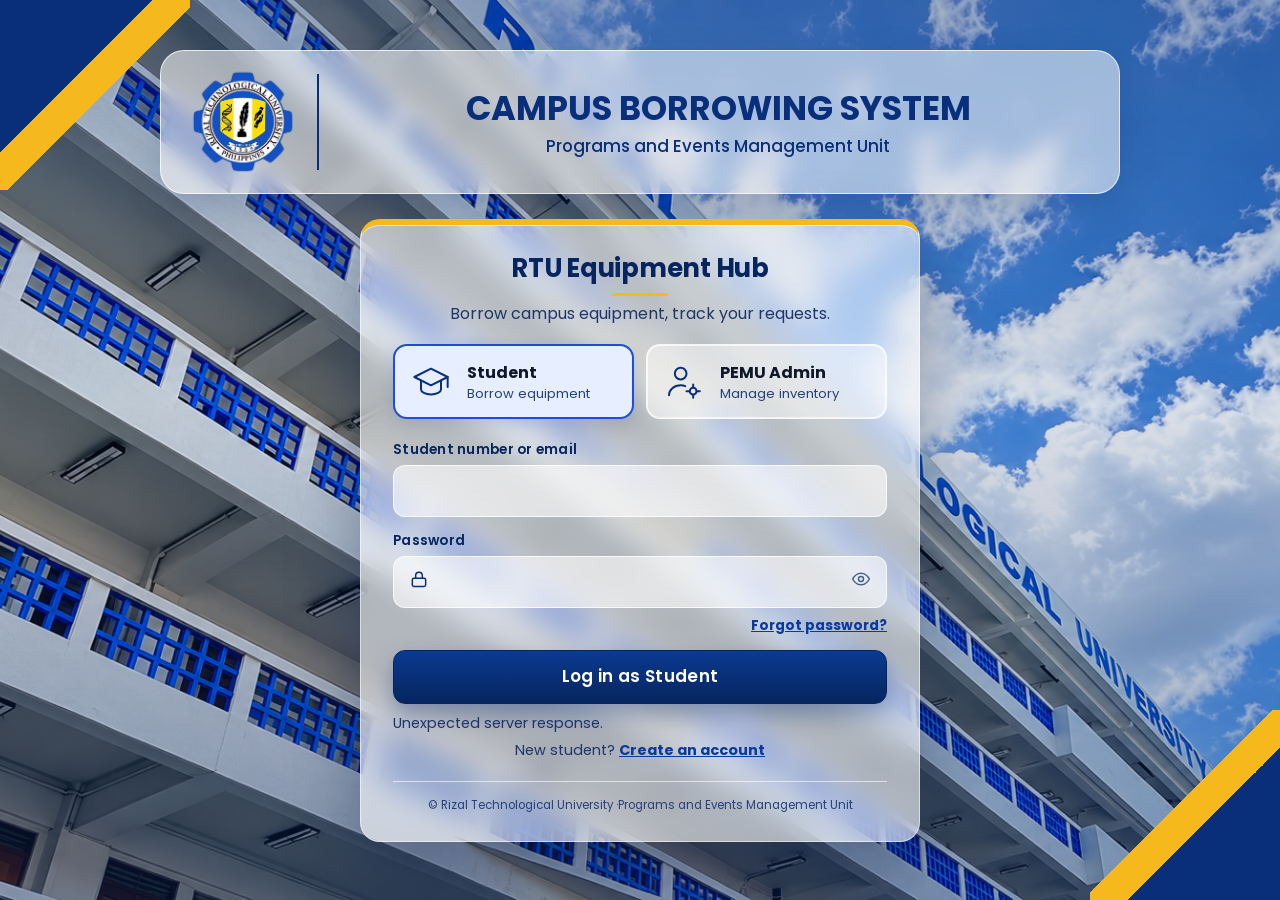
<file: index.html>
<!DOCTYPE html>
<html lang="en" data-api="api/">
<head>
<meta charset="utf-8"><meta name="viewport" content="width=device-width,initial-scale=1">
<title>RTU Equipment Hub · Log in</title>
<link rel="stylesheet" href="assets/app.css">
</head>
<body class="theme-student" data-page="login">
<main class="auth">
  <section class="auth-card">
    <h1>RTU Equipment Hub</h1>
    <p class="muted">Borrow campus equipment, track your requests.</p>

    <div class="role-switch" role="group" aria-label="Choose how to log in">
      <button type="button" data-role="student" class="active" aria-pressed="true"><strong>Student</strong><small>Borrow equipment</small></button>
      <button type="button" data-role="admin" aria-pressed="false"><strong>PEMU Admin</strong><small>Manage inventory</small></button>
    </div>

    <form id="loginForm" novalidate>
      <label class="field"><span id="userLabel">Student number or email</span><input id="username" autocomplete="username" required></label>
      <label class="field">Password<input id="password" type="password" autocomplete="current-password" required></label>
      <a href="#" class="forgot" id="showForgot">Forgot password?</a>
      <button class="btn primary block" id="loginBtn">Log in as Student</button>
      <p class="form-msg" id="loginMsg" role="alert"></p>
    </form>
    <p class="auth-foot" id="regLink">New student? <a href="#" id="showReg">Create an account</a></p>

    <form id="forgotForm" hidden novalidate>
      <h3>Forgot your password?</h3>
      <p class="muted">Enter your student number and the email you registered with. PEMU will be notified and will give you a temporary password.</p><br>
      <label class="field">Student number<input id="f_sid" maxlength="20"></label>
      <label class="field">Registered email<input id="f_email" type="email" maxlength="120"></label>
      <button class="btn primary block" id="forgotBtn">Request password reset</button>
      <p class="form-msg" id="forgotMsg" role="alert"></p>
      <p class="auth-foot"><a href="#" id="backLogin">Back to log in</a></p>
    </form>

    <form id="regForm" hidden novalidate>
      <h3>Create student account</h3><br>
      <div class="row">
        <label class="field">First name<input id="r_first" autocomplete="given-name" maxlength="50"></label>
        <label class="field">Last name<input id="r_last" autocomplete="family-name" maxlength="50"></label>
      </div>
      <div class="row">
        <label class="field">Student number<input id="r_sid" maxlength="20" placeholder="e.g. 2021-00123"></label>
        <label class="field">Email<input id="r_email" type="email" autocomplete="email" maxlength="120"></label>
      </div>
      <div class="row">
        <label class="field">Course<input id="r_course" maxlength="80" placeholder="e.g. BSIT"></label>
        <label class="field">Year level
          <select id="r_year"><option value="">Choose…</option><option>1st Year</option><option>2nd Year</option><option>3rd Year</option><option>4th Year</option><option>5th Year</option></select>
        </label>
      </div>
      <div class="row">
        <label class="field">Password (8+ characters, letters and numbers)<input id="r_pass" type="password" autocomplete="new-password"></label>
        <label class="field">Confirm password<input id="r_pass2" type="password" autocomplete="new-password"></label>
      </div>
      <button class="btn primary block" id="regBtn">Create account</button>
      <p class="form-msg" id="regMsg" role="alert"></p>
      <p class="auth-foot"><a href="#" id="showLogin">Back to log in</a></p>
    </form>
  </section>
</main>
<div id="toasts"></div>
<dialog id="consentDialog" class="consent-dialog" aria-labelledby="consentTitle">
  <h3 id="consentTitle" tabindex="-1" autofocus>Data Privacy Consent and Notice</h3>
  <p>In accordance with the Data Privacy Act of 2012 (RA 10173), the information you provide when creating an account will be treated confidentially and used only by the PEMU office of RTU to manage the borrowing of campus equipment.</p>
  <p>This system collects your name, student number, RTU email address, course and year level. These details are used to identify you, to process and track your borrow requests, to record returns and any damage, and to send you notifications about your requests. Your information is accessible only to authorized PEMU staff and the system administrator, and is stored on secure cloud services used to run this system. Your password is stored only in encrypted form.</p>
  <p>By selecting “I agree,” you consent to the collection and processing of your personal information for these purposes. Consent is required before your account can be created. You may contact the PEMU office to access, correct or request the removal of your data.</p>
  <div class="consent-actions">
    <button type="button" class="consent-btn agree" id="consentAgree">I agree</button>
    <button type="button" class="consent-btn disagree" id="consentDisagree">Disagree</button>
  </div>
</dialog>
<script src="assets/app.js"></script>
<script src="assets/login.js"></script>
</body>
</html>
</file>
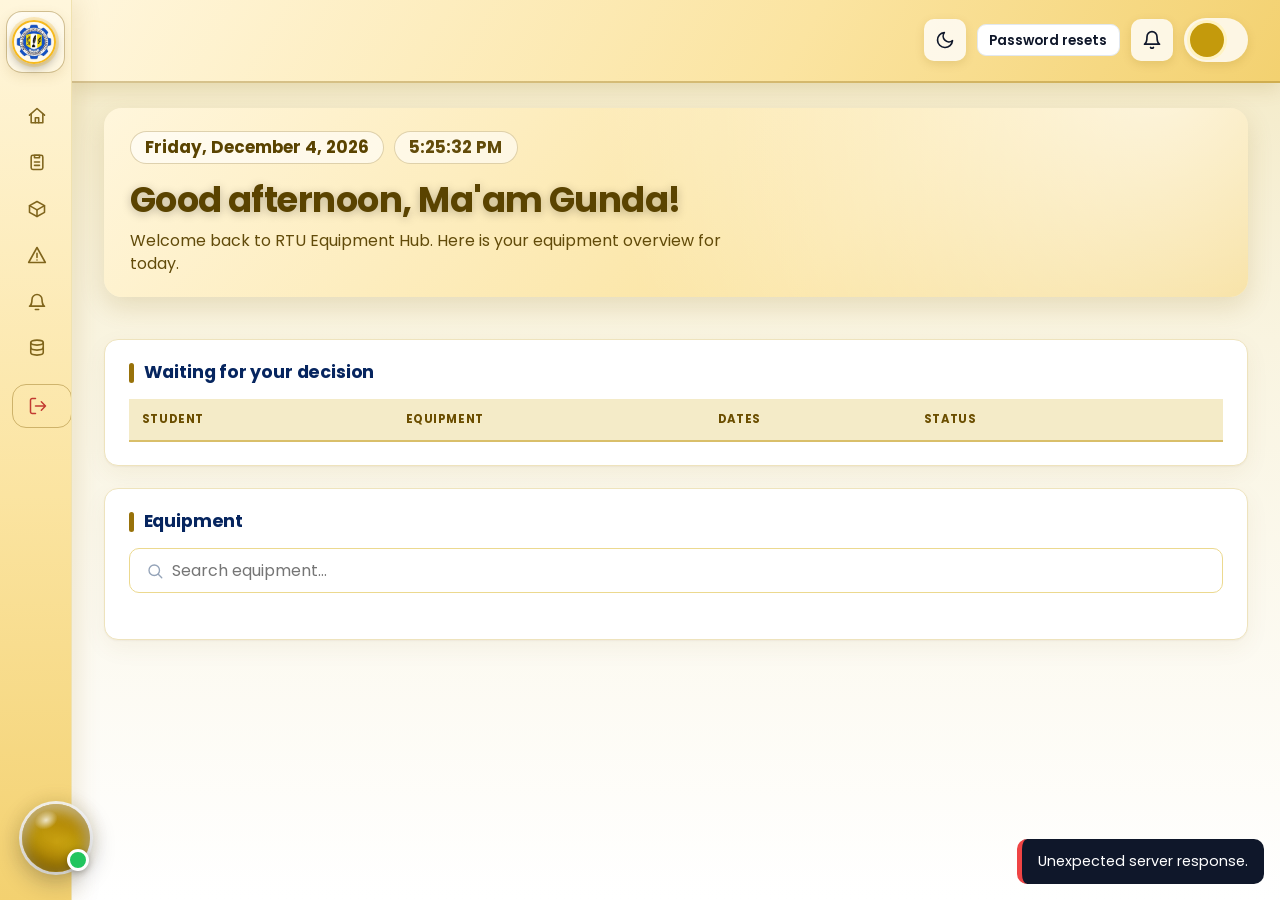
<file: admin/index.html>
<!DOCTYPE html>
<html lang="en" data-api="../api/">
<head>
<meta charset="utf-8"><meta name="viewport" content="width=device-width,initial-scale=1">
<title>PEMU Admin · RTU Equipment Hub</title>
<link rel="stylesheet" href="../assets/app.css">
</head>
<body class="theme-admin" data-page="admin">
<div class="app">
  <aside class="side">
    <div class="brand"><span class="logo-mark">P</span><div><strong>PEMU Admin</strong><small>RTU Equipment Hub</small></div></div>
    <nav class="nav">
      <button data-tab="overview">Overview <span class="count" data-low-badge hidden>0</span></button>
      <button data-tab="requests">Borrow requests <span class="count" data-pending-badge hidden>0</span></button>
      <button data-tab="inventory">Inventory</button>
      <button data-tab="damage">Damage records <span class="count" data-damage-badge hidden>0</span></button>
      <button data-tab="notifications">Notifications <span class="count" data-notif-badge hidden>0</span></button>
      <button data-tab="account">Account and reports</button>
    </nav>
    <button class="nav-out" id="logout">Log out</button>
  </aside>

  <div class="main">
    <header class="top">
      <h2 id="pageTitle"></h2>
      <div class="top-r">
        <button class="btn sm" data-tab="resets">Password resets <span class="count" data-reset-badge hidden>0</span></button>
        <button class="icon-btn" data-tab="notifications" aria-label="Notifications">
          <svg viewBox="0 0 24 24" width="20" height="20" fill="none" stroke="currentColor" stroke-width="2" stroke-linecap="round" stroke-linejoin="round"><path d="M18 8a6 6 0 10-12 0c0 7-3 9-3 9h18s-3-2-3-9M13.7 21a2 2 0 01-3.4 0"/></svg>
          <span class="count" data-notif-badge hidden>0</span>
        </button>
        <button class="chip" data-tab="account" aria-label="Account details"><span class="avatar" id="avatar"></span><span id="chipId"></span></button>
      </div>
    </header>

    <div class="content">
      <section class="view" id="view-overview">
        <div class="stats" id="stats"></div>
        <div class="panel" id="lowPanel" hidden><h3>Low stock alerts</h3><ul class="alerts" id="lowList"></ul></div>
        <div class="panel"><h3>Waiting for your decision</h3><div class="table-wrap">
          <table><thead><tr><th>Student</th><th>Equipment</th><th>Dates</th><th>Status</th><th></th></tr></thead><tbody id="pendBody"></tbody></table>
        </div></div>
        <div class="panel"><h3>Equipment</h3>
          <div class="toolbar"><input id="eqSearch" type="search" placeholder="Search equipment…" aria-label="Search equipment"></div>
          <div class="cat-tabs" id="catTabs" aria-label="Filter by category"></div>
          <div id="eqGrid"></div>
        </div>
      </section>

      <section class="view" id="view-requests" hidden>
        <div class="toolbar">
          <input id="rSearch" type="search" placeholder="Search receipt no., student or equipment…" aria-label="Search requests">
          <select id="rFilter" aria-label="Filter by status"><option value="">All statuses</option><option>Pending Approval</option><option>Approved</option><option>Rejected</option><option>Returned</option><option>Returned Damaged</option></select>
        </div>
        <div class="panel"><div class="table-wrap">
          <table><thead><tr><th>Receipt</th><th>Student</th><th>Equipment</th><th>Dates</th><th>Purpose</th><th>Signed waiver</th><th>Status</th><th></th></tr></thead><tbody id="reqBody"></tbody></table>
        </div></div>
      </section>

      <section class="view" id="view-inventory" hidden>
        <div class="panel"><h3>Add equipment</h3>
          <form id="addForm" novalidate>
            <p class="muted">All fields are required, including a photo.</p><br>
            <div class="row">
              <label class="field">Name *<input id="eName" maxlength="100" required></label>
              <label class="field">Category *<select id="eCat" required><option value="">Choose a category</option><option>AV</option><option>Computing</option><option>Laboratory</option><option>Sports</option><option>Tools</option><option>Other</option></select></label>
            </div>
            <div class="row">
              <label class="field">Total units *<input id="eTotal" type="number" min="1" max="1000" value="1" required></label>
              <label class="field">Photo * (JPG, PNG or WebP)<input id="ePhoto" type="file" accept="image/jpeg,image/png,image/webp" required></label>
            </div>
            <div class="photo-prev" id="photoPrev"></div>
            <label class="field">Description *<textarea id="eDesc" maxlength="500" required></textarea></label>
            <button class="btn primary" id="addBtn">Add to inventory</button>
            <p class="form-msg" id="addMsg" role="alert"></p>
          </form>
        </div>
        <div class="panel"><h3>Current inventory</h3><div class="table-wrap">
          <table><thead><tr><th>Photo</th><th>Equipment</th><th>Category</th><th>Available</th><th>Total</th><th></th></tr></thead><tbody id="invBody"></tbody></table>
        </div></div>
      </section>

      <section class="view" id="view-damage" hidden>
        <div class="panel"><div class="table-wrap">
          <table><thead><tr><th>Recorded</th><th>Student</th><th>Equipment</th><th>Damage</th><th>Est. cost</th><th>Waiver on file</th><th>Status</th></tr></thead><tbody id="dmgBody"></tbody></table>
        </div></div>
      </section>

      <section class="view" id="view-resets" hidden>
        <div class="panel">
          <p class="muted">Students who forgot their password appear here. Generate a temporary password and give it to the student in person. They must choose their own at next login.</p><br>
          <div class="table-wrap"><table><thead><tr><th>Requested</th><th>Student</th><th>Email</th><th>Status</th><th></th></tr></thead><tbody id="resetBody"></tbody></table></div>
        </div>
      </section>

      <section class="view" id="view-notifications" hidden>
        <div class="panel">
          <div class="toolbar"><button class="btn sm" id="markRead">Mark all as read</button></div>
          <ul class="notifs" id="notifList"></ul>
        </div>
      </section>

      <section class="view" id="view-account" hidden>
        <div class="panel account">
          <span class="avatar" id="accAvatar"></span>
          <dl class="dl"><dt>Username</dt><dd class="big" id="accUser"></dd><dt>Full name</dt><dd id="accName"></dd><dt>Role</dt><dd>PEMU administrator</dd></dl>
        </div>
        <div class="panel"><h3>Equipment borrowing history</h3>
          <p class="muted">Download an Excel report of all equipment borrowing requests, including student details, equipment, borrowing dates, request status, and return information. The report does not include passwords or other login credentials.</p>
          <button class="btn primary" id="historyExportBtn">Download Excel report</button>
        </div>
        <div class="panel"><h3>Help and support</h3>
          <details><summary>A student forgot their password</summary><p class="muted">Open Password resets, click Generate temporary password and give it to the student in person. They must choose a new one at next login.</p></details>
          <details><summary>Adding equipment fails or the photo is rejected</summary><p class="muted">Fill in every field and pick a JPG, PNG or WebP photo (it is shrunk automatically). If it still fails, make sure the server's <code>uploads</code> folder is writable.</p></details>
          <details><summary>The page shows old data or an offline message</summary><p class="muted">Check the internet connection. The page refreshes by itself every few seconds once you are back online.</p></details>
          <details><summary>Exporting borrowing history</summary><p class="muted">Use Download Excel report to save a spreadsheet of all recorded borrowing requests. Open the .xlsx file in Microsoft Excel or Google Sheets.</p></details>
          <details><summary>Need a quick answer?</summary><p class="muted">Ask the assistant (the glowing orb at the bottom left), for example "Which items are low on stock?".</p></details>
        </div>
        <button class="btn danger" id="logout2">Log out</button>
        <button class="btn" id="changePw">Change password</button>
      </section>
    </div>
  </div>
</div>

<dialog id="actDialog">
  <form id="actForm" novalidate>
    <h3 id="actTitle"></h3>
    <p class="muted" id="actInfo"></p><br>
    <div id="condBox" hidden>
      <label class="check"><input type="radio" name="cond" value="good" checked><span>Returned in good condition</span></label>
      <label class="check"><input type="radio" name="cond" value="damaged"><span>Returned damaged or incomplete</span></label>
      <div id="dmgBox" hidden>
        <label class="field">What was damaged?<textarea id="dDesc" maxlength="500"></textarea></label>
        <div class="row">
          <label class="field">Severity<select id="dSev"><option>Minor</option><option>Moderate</option><option>Severe</option></select></label>
          <label class="field">Estimated cost (₱)<input id="dCost" type="number" min="0" step="0.01" value="0"></label>
        </div>
        <label class="check"><input type="checkbox" id="dUnusable"><span>Unit is unusable: remove it from inventory</span></label>
      </div>
    </div>
    <label class="field">Note to student (optional)<input id="actNote" maxlength="300"></label>
    <p class="form-msg" id="actMsg" role="alert"></p>
    <div class="dialog-foot"><button type="button" class="btn" data-close>Cancel</button><button class="btn primary" id="actSubmit">Confirm</button></div>
  </form>
</dialog>

<dialog id="tempDialog">
  <h3>Temporary password</h3>
  <p class="muted" id="tempFor"></p>
  <div class="temp" id="tempPw"></div>
  <p class="muted">Shown only once. Give it to the student privately. They will be asked to set a new password when they log in.</p>
  <div class="dialog-foot"><button type="button" class="btn primary" data-close>Done</button></div>
</dialog>

<dialog id="pwDialog">
  <form id="pwForm" novalidate>
    <h3>Change password</h3><br>
    <label class="field">Current password<input id="pwCur" type="password" autocomplete="current-password"></label>
    <label class="field">New password (10+ characters, letters and numbers)<input id="pwNew" type="password" autocomplete="new-password"></label>
    <label class="field">Confirm new password<input id="pwNew2" type="password" autocomplete="new-password"></label>
    <p class="form-msg" id="pwMsg" role="alert"></p>
    <div class="dialog-foot"><button type="button" class="btn" data-close>Cancel</button><button class="btn primary" id="pwSubmit">Save password</button></div>
  </form>
</dialog>

<dialog id="stockDialog">
  <form id="stockForm" novalidate>
    <h3 id="stockTitle">Add quantity</h3>
    <p class="muted" id="stockInfo"></p><br>
    <label class="field">Units to add<input id="stockQty" type="number" min="1" max="1000" value="1"></label>
    <p class="muted">Total and available units go up by this amount, the student catalog updates within seconds, and every active student gets a "restocked" notification.</p>
    <p class="form-msg" id="stockMsg" role="alert"></p>
    <div class="dialog-foot"><button type="button" class="btn" data-close>Cancel</button><button class="btn primary" id="stockSubmit">Add units</button></div>
  </form>
</dialog>

<dialog id="delDialog">
  <h3>Delete equipment?</h3>
  <p class="muted" id="delInfo"></p>
  <p class="form-msg" id="delMsg" role="alert"></p>
  <div class="dialog-foot"><button type="button" class="btn" data-close>Cancel</button><button type="button" class="btn danger" id="delConfirm">Yes, delete</button></div>
</dialog>

<dialog id="eqDialog" class="eq-dialog">
  <div class="thumb" id="eqPhoto"></div>
  <span class="pill" id="eqCat"></span>
  <h3 id="eqName"></h3>
  <p class="muted" id="eqDesc"></p>
  <dl class="dl" id="eqFacts"></dl>
  <p class="muted" id="eqNote"></p>
  <div class="dialog-foot"><button type="button" class="btn" data-close>Close</button><button type="button" class="btn primary" id="eqRequest" hidden>Request to borrow</button></div>
</dialog>

<div id="toasts"></div>
<script src="../assets/app.js"></script>
<script src="../assets/admin.js"></script>
<script src="../assets/chat.js"></script>
</body>
</html>
</file>
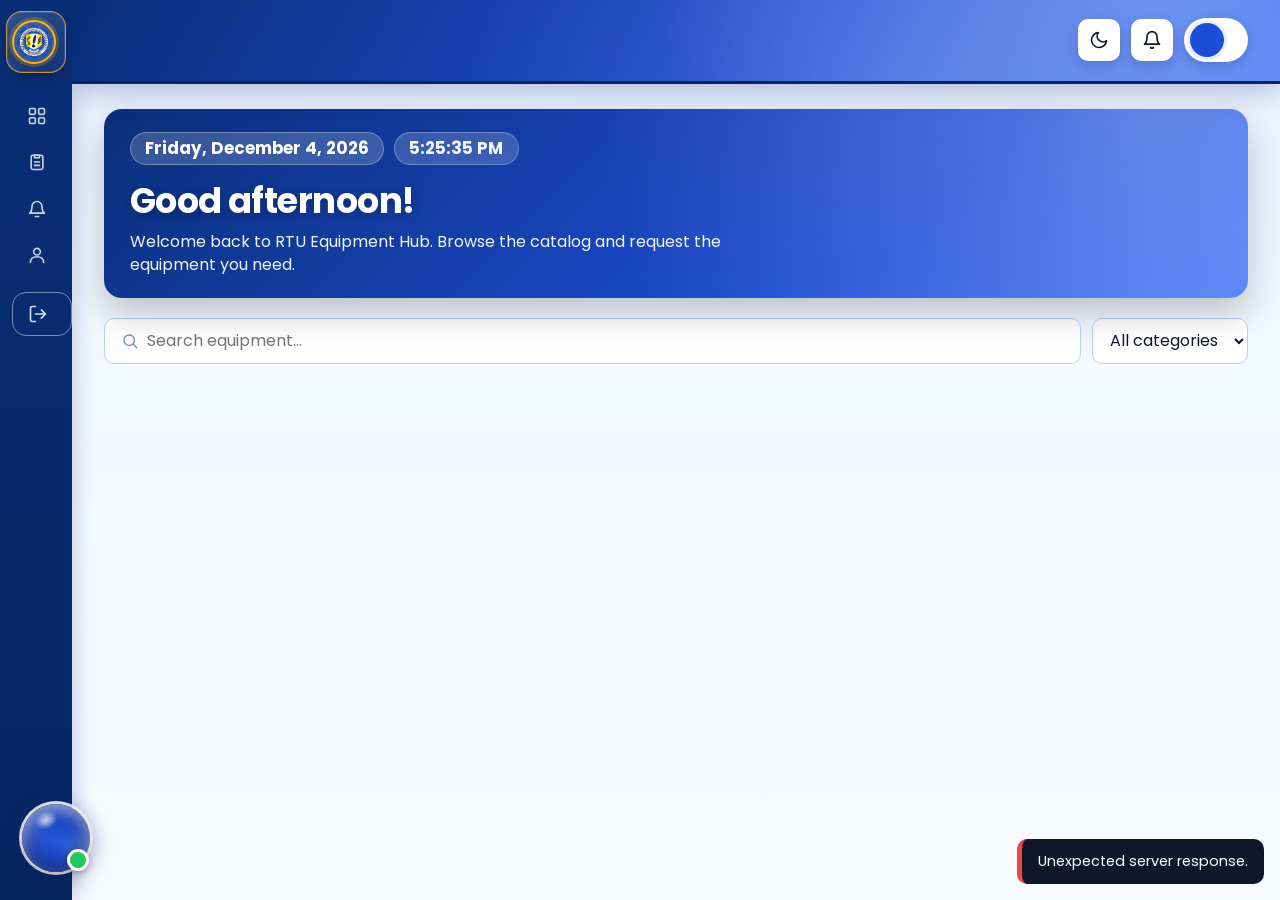
<file: student/index.html>
<!DOCTYPE html>
<html lang="en" data-api="../api/">
<head>
<meta charset="utf-8"><meta name="viewport" content="width=device-width,initial-scale=1">
<title>Student Dashboard · RTU Equipment Hub</title>
<link rel="stylesheet" href="../assets/app.css">
</head>
<body class="theme-student" data-page="student">
<div class="app">
  <aside class="side">
    <div class="brand"><span class="logo-mark">R</span><div><strong>RTU Equipment Hub</strong><small>Student portal</small></div></div>
    <nav class="nav">
      <button data-tab="catalog">Equipment catalog</button>
      <button data-tab="requests">My requests</button>
      <button data-tab="notifications">Notifications <span class="count" data-notif-badge hidden>0</span></button>
      <button data-tab="account">Account details</button>
    </nav>
    <button class="nav-out" id="logout">Log out</button>
  </aside>

  <div class="main">
    <header class="top">
      <h2 id="pageTitle"></h2>
      <div class="top-r">
        <button class="icon-btn" data-tab="notifications" aria-label="Notifications">
          <svg viewBox="0 0 24 24" width="20" height="20" fill="none" stroke="currentColor" stroke-width="2" stroke-linecap="round" stroke-linejoin="round"><path d="M18 8a6 6 0 10-12 0c0 7-3 9-3 9h18s-3-2-3-9M13.7 21a2 2 0 01-3.4 0"/></svg>
          <span class="count" data-notif-badge hidden>0</span>
        </button>
        <button class="chip" data-tab="account" aria-label="Account details"><span class="avatar" id="avatar"></span><span id="chipId"></span></button>
      </div>
    </header>

    <div class="content">
      <section class="view" id="view-catalog">
        <div class="toolbar">
          <input id="search" type="search" placeholder="Search equipment…" aria-label="Search equipment">
          <select id="catFilter" aria-label="Filter by category"><option value="">All categories</option></select>
        </div>
        <div class="grid" id="grid"></div>
      </section>

      <section class="view" id="view-requests" hidden>
        <div class="panel"><div class="table-wrap">
          <table><thead><tr><th>Receipt</th><th>Equipment</th><th>Borrow</th><th>Return</th><th>Course</th><th>Status</th><th>PEMU note</th></tr></thead><tbody id="reqBody"></tbody></table>
        </div></div>
      </section>

      <section class="view" id="view-notifications" hidden>
        <div class="panel">
          <div class="toolbar"><button class="btn sm" id="markRead">Mark all as read</button></div>
          <ul class="notifs" id="notifList"></ul>
        </div>
      </section>

      <section class="view" id="view-account" hidden>
        <div class="panel account">
          <span class="avatar" id="accAvatar"></span>
          <dl class="dl">
            <dt>Student number</dt><dd class="big" id="accSid"></dd>
            <dt>Full name</dt><dd id="accName"></dd>
            <dt>Email</dt><dd id="accEmail"></dd>
            <dt>Course</dt><dd id="accCourse"></dd>
            <dt>Year level</dt><dd id="accYear"></dd>
            <dt>Requests made</dt><dd id="accReqs"></dd>
          </dl>
        </div>
        <div class="panel"><h3>Help and support</h3>
          <details><summary>Why can't I request an item?</summary><p class="muted">The item may be out of stock, you may already have a pending or approved request for it, the dates may be in the past or longer than 14 days, or the signature does not exactly match your registered full name.</p></details>
          <details><summary>I forgot my password</summary><p class="muted">Use "Forgot password?" on the login page. PEMU will give you a temporary password at the office.</p></details>
          <details><summary>Where do I get and return the item?</summary><p class="muted">After PEMU approves your request, claim the item at the PEMU office and bring it back there on or before the return date.</p></details>
          <details><summary>The page shows old data or an offline message</summary><p class="muted">Check your internet connection. The page refreshes by itself every few seconds once you are back online.</p></details>
          <details><summary>Need a quick answer?</summary><p class="muted">Ask the assistant (the glowing orb at the bottom left), for example "What can I borrow?". Otherwise visit the PEMU office.</p></details>
        </div>
        <button class="btn danger" id="logout2">Log out</button>
        <button class="btn" id="changePw">Change password</button>
      </section>
    </div>
  </div>
</div>

<dialog id="reqDialog">
  <form id="reqForm" novalidate>
    <h3 id="reqTitle">Borrow request</h3>
    <label class="field">Purpose<textarea id="purpose" maxlength="300" placeholder="What will you use it for?"></textarea></label>
    <div class="row">
      <label class="field">Borrow date<input id="bDate" type="date"></label>
      <label class="field">Return date<input id="rDate" type="date"></label>
    </div>
    <label class="field">Course code<input id="course" maxlength="20" placeholder="e.g. ITEC 101"></label>
    <div class="waiver" id="waiverText" tabindex="0"></div>
    <label class="check"><input type="checkbox" id="agree"><span>I have read and agree to this liability waiver.</span></label>
    <label class="field"><span id="sigLabel">Type your full name to sign</span><input id="signature" autocomplete="off"></label>
    <p class="form-msg" id="reqMsg" role="alert"></p>
    <div class="dialog-foot"><button type="button" class="btn" data-close>Cancel</button><button class="btn primary" id="reqSubmit">Sign and request</button></div>
  </form>
</dialog>

<dialog id="pwDialog">
  <form id="pwForm" novalidate>
    <h3 id="pwTitle">Change password</h3>
    <p class="muted" id="pwInfo"></p><br>
    <label class="field"><span id="pwCurLabel">Current password</span><input id="pwCur" type="password" autocomplete="current-password"></label>
    <label class="field">New password (8+ characters, letters and numbers)<input id="pwNew" type="password" autocomplete="new-password"></label>
    <label class="field">Confirm new password<input id="pwNew2" type="password" autocomplete="new-password"></label>
    <p class="form-msg" id="pwMsg" role="alert"></p>
    <div class="dialog-foot"><button type="button" class="btn" id="pwCancel" data-close>Cancel</button><button class="btn primary" id="pwSubmit">Save password</button></div>
  </form>
</dialog>

<dialog id="eqDialog" class="eq-dialog">
  <div class="thumb" id="eqPhoto"></div>
  <span class="pill" id="eqCat"></span>
  <h3 id="eqName"></h3>
  <p class="muted" id="eqDesc"></p>
  <dl class="dl" id="eqFacts"></dl>
  <p class="muted" id="eqNote"></p>
  <div class="dialog-foot"><button type="button" class="btn" data-close>Close</button><button type="button" class="btn primary" id="eqRequest" hidden>Request to borrow</button></div>
</dialog>

<dialog id="receiptDialog">
  <div id="receiptPaper">

    <p class="muted">RTU Equipment Hub · PEMU</p>
    <h3>Borrow Receipt</h3>
    <p class="receipt-no" id="rcNo"></p>
    <dl class="dl" id="rcFacts"></dl>

    <p class="muted">
      Show this receipt number at the PEMU office to claim and return the item.
    </p>

    <div style="display:flex; justify-content:center; width:100%; margin-top:22px; padding-bottom:5px;">
      <form method="dialog" style="margin:0; width:100%; display:flex; justify-content:center;">
        <button type="submit"
  style="display:flex !important; align-items:center !important; justify-content:center !important; width:140px !important; height:44px !important; background:#17418c !important; color:#ffffff !important; border:0 !important; border-radius:9px !important; font-size:14px !important; font-weight:600 !important; cursor:pointer !important;">
  Close
</button>
      </form>
    </div>

  </div>
</dialog>

<div id="toasts"></div>
<script src="../assets/app.js"></script>
<script src="../assets/student.js"></script>
<script src="../assets/chat.js"></script>
</body>
</html>
</file>
<file: assets/app.css>
/* NOTE: Pure CSS stylesheet — no backend API endpoints are called in this file. */
@import url("fonts.css");
@import url("login-theme.css");
@import url("admin-theme.css");
@import url("student-theme.css");
@import url("sidebar-slide.css");
@import url("dark-mode.css");

:root{--ink:#0f172a;--muted:#64748b;--line:#e2e8f0;--card:#fff;--ok:#15803d;--warn:#b45309;--bad:#b91c1c;--r:12px;font-family:"Segoe UI",system-ui,-apple-system,Roboto,sans-serif}
.theme-student{--primary:#1d4ed8;--primary-dark:#1e40af;--on:#fff;--soft:#e6eeff;--page:#f3f6fd;--side:linear-gradient(180deg,#1e3a8a,#1d4ed8);--side-ink:#dbe7ff;--side-on:rgba(255,255,255,.16);--side-act:#fff}
.theme-admin{--primary:#f5b301;--primary-dark:#d99a00;--on:#2b2000;--soft:#fff3c2;--page:#fffbea;--side:linear-gradient(180deg,#fcd34d,#f5b301);--side-ink:#3b2a00;--side-on:rgba(43,32,0,.14);--side-act:#2b2000}
*{box-sizing:border-box}[hidden]{display:none!important}
body{margin:0;background:var(--page);color:var(--ink);min-height:100vh;line-height:1.45}
button,input,select,textarea{font:inherit;color:inherit}
:focus-visible{outline:3px solid var(--primary-dark);outline-offset:2px}
h1,h2,h3{margin:0;line-height:1.2}.muted{color:var(--muted)}small{font-size:.82rem}
/* buttons & fields */
.btn{border:1px solid var(--line);background:#fff;border-radius:10px;padding:.6rem 1rem;font-weight:600;cursor:pointer}
.btn:hover{border-color:var(--primary)}.btn:disabled{opacity:.55;cursor:not-allowed}
.btn.primary{background:var(--primary);color:var(--on);border-color:var(--primary)}.btn.primary:hover{background:var(--primary-dark)}
.btn.danger{color:var(--bad);border-color:#fecaca}.btn.sm{padding:.32rem .7rem;font-size:.85rem}.btn.block{width:100%}
.field{display:block;margin-bottom:.9rem;font-size:.9rem;font-weight:600}
.field input,.field select,.field textarea{display:block;width:100%;margin-top:.3rem;padding:.6rem .75rem;border:1px solid var(--line);border-radius:10px;background:#fff;font-weight:400}
.field textarea{resize:vertical;min-height:72px}.row{display:grid;grid-template-columns:1fr 1fr;gap:.8rem}
.form-msg{min-height:1.3rem;margin:.6rem 0 0;font-size:.9rem;color:var(--bad)}.form-msg.ok{color:var(--ok)}
.check{display:flex;gap:.55rem;align-items:flex-start;font-size:.92rem;margin:.7rem 0}.check input{margin-top:.25rem;accent-color:var(--primary)}
/* login */
.auth{min-height:100vh;display:grid;place-items:center;padding:1.5rem}
.auth-card{width:min(460px,100%);background:#fff;border-radius:18px;padding:2rem;box-shadow:0 18px 50px rgba(15,23,42,.12);border-top:6px solid var(--primary)}
.auth-card h1{font-size:1.6rem}.auth-card>p{margin:.25rem 0 1.4rem}
.role-switch{display:grid;grid-template-columns:1fr 1fr;gap:.7rem;margin-bottom:1.3rem}
.role-switch button{border:2px solid var(--line);background:#fff;border-radius:12px;padding:.8rem;text-align:left;cursor:pointer}
.role-switch strong{display:block}.role-switch small{color:var(--muted)}
.role-switch button.active{border-color:var(--primary);background:var(--soft)}
.auth-foot{text-align:center;margin:1.1rem 0 0;font-size:.9rem}.auth-foot a{color:var(--primary-dark);font-weight:700}
/* shell */
.app{display:grid;grid-template-columns:250px 1fr;min-height:100vh}
.side{background:var(--side);color:var(--side-ink);padding:1.2rem .9rem;display:flex;flex-direction:column;gap:1.2rem;position:sticky;top:0;height:100vh}
.brand{display:flex;gap:.7rem;align-items:center}.brand strong{display:block;color:var(--side-act)}.brand small{opacity:.85}
.logo-mark{width:40px;height:40px;border-radius:11px;background:var(--side-act);color:var(--primary);display:grid;place-items:center;font-weight:800;font-size:1.2rem}
.theme-admin .logo-mark{color:#fcd34d}
.nav{display:flex;flex-direction:column;gap:.2rem;flex:1}
.nav button,.nav-out{display:flex;justify-content:space-between;align-items:center;border:0;background:none;color:inherit;padding:.7rem .85rem;border-radius:10px;text-align:left;cursor:pointer;font-weight:600}
.nav button:hover,.nav-out:hover{background:var(--side-on)}.nav button.active{background:var(--side-on);color:var(--side-act)}
.count{background:#dc2626;color:#fff;border-radius:99px;font-size:.72rem;padding:.05rem .45rem;font-weight:700;min-width:1.2rem;text-align:center}
.main{min-width:0}.top{display:flex;justify-content:space-between;align-items:center;padding:1rem 1.6rem;background:#fff;border-bottom:1px solid var(--line);position:sticky;top:0;z-index:4}
.top h2{font-size:1.3rem}.top-r{display:flex;gap:.7rem;align-items:center}
.icon-btn{position:relative;border:1px solid var(--line);background:#fff;border-radius:10px;width:42px;height:42px;display:grid;place-items:center;cursor:pointer}
.icon-btn .count{position:absolute;top:-6px;right:-6px}
.chip{display:flex;gap:.55rem;align-items:center;border:1px solid var(--line);background:#fff;border-radius:99px;padding:.25rem .9rem .25rem .3rem;cursor:pointer;font-weight:700}
.chip:hover{border-color:var(--primary)}
.avatar{width:34px;height:34px;border-radius:50%;background:var(--primary);color:var(--on);display:grid;place-items:center;font-size:.85rem;font-weight:800}
.content{padding:1.6rem;max-width:1200px}.panel{background:var(--card);border:1px solid var(--line);border-radius:var(--r);padding:1.2rem;margin-bottom:1.2rem}
.panel h3{margin-bottom:.8rem;font-size:1.05rem}
.toolbar{display:flex;gap:.7rem;flex-wrap:wrap;margin-bottom:1.1rem}.toolbar input,.toolbar select{padding:.6rem .8rem;border:1px solid var(--line);border-radius:10px;background:#fff}.toolbar input{flex:1;min-width:200px}
/* catalog */
.grid{display:grid;grid-template-columns:repeat(auto-fill,minmax(250px,1fr));gap:1.1rem}
.eq{background:#fff;border:1px solid var(--line);border-radius:var(--r);overflow:hidden;display:flex;flex-direction:column}
.thumb{position:relative;aspect-ratio:16/9;background:var(--soft);display:grid;place-items:center;font-size:2.4rem;font-weight:800;color:var(--primary-dark)}
.thumb img{position:absolute;inset:0;width:100%;height:100%;object-fit:cover}.thumb img.broken{display:none}
.eq-body{padding:1rem;display:flex;flex-direction:column;gap:.55rem;flex:1}.eq-body p{margin:0;font-size:.88rem;color:var(--muted);flex:1}
.pill{align-self:flex-start;background:var(--soft);color:var(--ink);border-radius:99px;font-size:.75rem;padding:.12rem .6rem;font-weight:700}
progress{width:100%;height:8px;accent-color:var(--primary)}.stock{display:flex;justify-content:space-between;font-size:.84rem;font-weight:600}.stock.out{color:var(--bad)}
/* tables & badges */
.table-wrap{overflow-x:auto}table{width:100%;border-collapse:collapse;font-size:.9rem}
th,td{text-align:left;padding:.7rem .6rem;border-bottom:1px solid var(--line);vertical-align:top}th{font-size:.82rem;color:var(--muted);font-weight:700}
.actions{white-space:nowrap;display:flex;gap:.4rem}
.badge{display:inline-block;border-radius:99px;padding:.15rem .65rem;font-size:.78rem;font-weight:700;background:#f1f5f9;color:#334155}
.badge.pending-approval{background:#fef3c7;color:#92400e}.badge.approved,.badge.settled{background:#dcfce7;color:#166534}
.badge.rejected,.badge.returned-damaged,.badge.overdue,.badge.open{background:#fee2e2;color:#991b1b}.badge.returned{background:#e0e7ff;color:#3730a3}
.stats{display:grid;grid-template-columns:repeat(auto-fit,minmax(190px,1fr));gap:1rem;margin-bottom:1.2rem}
.stat{background:#fff;border:1px solid var(--line);border-left:6px solid var(--primary);border-radius:var(--r);padding:1rem}.stat b{display:block;font-size:1.9rem}.stat span{color:var(--muted);font-size:.88rem}
.empty{color:var(--muted);padding:1.2rem;text-align:center}
/* notifications & account */
.notifs{list-style:none;margin:0;padding:0}.notifs li{display:flex;gap:.8rem;padding:.9rem .4rem;border-bottom:1px solid var(--line)}
.notifs .dot{width:10px;height:10px;border-radius:50%;background:transparent;margin-top:.4rem;flex:none}.notifs .unread .dot{background:var(--primary)}
.notifs .unread p{font-weight:700}.notifs p{margin:0}.notifs time{font-size:.8rem;color:var(--muted)}
.account{display:flex;gap:1.4rem;align-items:center;flex-wrap:wrap}.account .avatar{width:84px;height:84px;font-size:1.9rem}
.dl{display:grid;grid-template-columns:150px 1fr;gap:.55rem 1rem;margin:0}.dl dt{color:var(--muted);font-size:.88rem}.dl dd{margin:0;font-weight:600}.dl .big{font-size:1.35rem}
/* dialogs, waiver, toasts, chat */
dialog{border:0;border-radius:16px;padding:1.5rem;width:min(560px,94vw);max-height:92vh;box-shadow:0 24px 60px rgba(15,23,42,.35)}dialog::backdrop{background:rgba(15,23,42,.5)}
dialog h3{margin-bottom:1rem}.dialog-foot{display:flex;justify-content:flex-end;gap:.6rem;margin-top:1rem}
.waiver{background:#f8fafc;border:1px solid var(--line);border-radius:10px;padding:.8rem;max-height:170px;overflow:auto;white-space:pre-line;font-size:.84rem;margin-bottom:.4rem}
#toasts{position:fixed;right:1rem;bottom:1rem;display:flex;flex-direction:column;gap:.5rem;z-index:50;max-width:min(380px,90vw)}
.toast{background:#0f172a;color:#fff;border-radius:10px;padding:.75rem 1rem;font-size:.9rem;border-left:5px solid var(--ok)}.toast.info{border-color:var(--primary)}.toast.err{border-color:#ef4444}
.chat-fab{position:fixed;left:1rem;bottom:1rem;z-index:20}.chat{position:fixed;left:1rem;bottom:4.2rem;width:min(330px,92vw);background:#fff;border:1px solid var(--line);border-radius:14px;box-shadow:0 16px 40px rgba(15,23,42,.2);z-index:20;padding:.9rem}
.chat-log{height:200px;overflow:auto;white-space:pre-line;font-size:.88rem;display:flex;flex-direction:column;gap:.4rem;margin-bottom:.6rem}
.chat-log div{padding:.45rem .65rem;border-radius:10px;background:#f1f5f9;max-width:90%}.chat-log .me{align-self:flex-end;background:var(--soft)}
.chat form{display:flex;gap:.4rem}.chat input{flex:1;padding:.5rem .7rem;border:1px solid var(--line);border-radius:10px}
@media(max-width:820px){.app{grid-template-columns:1fr}.side{position:sticky;top:0;z-index:6;height:auto;flex-direction:row;overflow-x:auto;padding:.6rem;gap:.5rem}.brand small,.brand div,.nav-out{display:none}.nav{flex-direction:row;flex:none}.nav button{white-space:nowrap}.top{top:58px}.row,.dl{grid-template-columns:1fr}.content{padding:1rem}}
@media(prefers-reduced-motion:no-preference){.toast{animation:in .25s ease-out}@keyframes in{from{transform:translateY(10px);opacity:0}}}
.field input.invalid{border-color:#dc2626;background:#fef2f2;box-shadow:0 0 0 3px rgba(220,38,38,.15)}
.forgot{display:block;text-align:right;margin:-.4rem 0 .9rem;font-size:.85rem;font-weight:700;color:var(--primary-dark)}
.temp{font:700 1.8rem ui-monospace,Consolas,monospace;letter-spacing:.08em;background:var(--soft);padding:.8rem;border-radius:10px;text-align:center;user-select:all;margin:.8rem 0}
.chat{width:min(400px,94vw)}.chat-log{height:300px}
.chips{display:flex;flex-wrap:wrap;gap:.35rem;margin-bottom:.6rem}.chips .btn{font-weight:500;text-align:left}
/* --- equipment cards, details dialog, categories, low-stock alerts, photo upload, offline banner --- */
.eq[data-eq]{cursor:pointer;transition:border-color .15s,box-shadow .15s,transform .15s}
.eq[data-eq]:hover{border-color:var(--primary);box-shadow:0 10px 24px rgba(15,23,42,.13);transform:translateY(-2px)}
.stock.low{color:var(--warn)}
.eq-dialog{width:min(520px,94vw);overflow:auto}
.eq-dialog .thumb{border-radius:12px;overflow:hidden;margin-bottom:1rem}
.eq-dialog h3{margin:.5rem 0 .3rem}.eq-dialog>p{margin:0}
.eq-dialog .dl{grid-template-columns:150px 1fr;margin-top:1rem}
.eq-dialog #eqNote{min-height:1.2rem;margin:.8rem 0 0;font-size:.9rem}
.mini-thumb{position:relative;width:52px;height:38px;border-radius:8px;overflow:hidden;background:var(--soft);display:grid;place-items:center;font-weight:800;color:var(--primary-dark)}
.mini-thumb img{position:absolute;inset:0;width:100%;height:100%;object-fit:cover}.mini-thumb img.broken{display:none}
.cat-tabs{display:flex;flex-wrap:wrap;gap:.45rem;margin-bottom:.4rem}
.cat-tabs button{border:1px solid var(--line);background:#fff;border-radius:99px;padding:.35rem .9rem;font-weight:600;cursor:pointer}
.cat-tabs button:hover{border-color:var(--primary)}
.cat-tabs button.active{background:var(--primary);border-color:var(--primary);color:var(--on)}
.cat-tabs small{margin-left:.4rem;opacity:.75}
.cat-head{margin:1.4rem 0 .7rem;font-size:1rem}.cat-head:first-child{margin-top:.8rem}.cat-head small{font-weight:500}
.alerts{list-style:none;margin:0;padding:0;display:grid;gap:.5rem}
.alerts li{display:flex;justify-content:space-between;align-items:center;gap:1rem;padding:.6rem .85rem;border-radius:10px;background:#fffbeb;border:1px solid #fde68a}
.alerts li.out{background:#fef2f2;border-color:#fecaca}
.photo-prev{display:flex;margin:-.3rem 0 .9rem}.photo-prev canvas{width:120px;height:auto;border-radius:10px;border:1px solid var(--line)}
.field select.invalid,.field textarea.invalid{border-color:#dc2626;background:#fef2f2;box-shadow:0 0 0 3px rgba(220,38,38,.15)}
.field input[type=file]{padding:.5rem}
details{border-bottom:1px solid var(--line);padding:.65rem 0}details:last-child{border-bottom:0}
summary{cursor:pointer;font-weight:600}details p{margin:.5rem 0 0}
.net-banner{position:fixed;top:0;left:0;right:0;z-index:60;background:#b91c1c;color:#fff;text-align:center;padding:.45rem 1rem;font-weight:600;font-size:.88rem}
/* keep "Log out" clear of the floating assistant orb (desktop sidebar only) */
@media(min-width:821px){.side{padding-bottom:6.5rem}}

.alerts li>.badge{margin-left:auto}
.eq-body .actions{margin-top:.2rem}

.theme-admin .side{
  background:linear-gradient(180deg,#fcd34d 0%,#f5b301 55%,#e6a100 100%);
  box-shadow:4px 0 18px rgba(120,80,0,.18);
}


/* Receipt */
.receipt-no { font: 700 1.6rem/1.2 ui-monospace, Menlo, Consolas, monospace; letter-spacing: .08em; margin: .25rem 0 1rem; }
.receipt-btn { font-family: ui-monospace, Menlo, Consolas, monospace; font-weight: 600; letter-spacing: .04em; }

:root{--font:"Poppins","Segoe UI",system-ui,-apple-system,Arial,sans-serif}
html,body,button,input,select,textarea,
h1,h2,h3,h4,h5,h6,
.main .top h2,.brand strong,.stat b,.cat-head,.eq-body h3,.panel h3,dialog h3,
.orb-log::before{font-family:var(--font)!important}

.row { align-items: end; }
.consent-dialog:not([open]) { display: none; }

/* ===== Data Privacy dialog (match sa login card) ===== */
.consent-dialog {
  width: min(92%, 520px);
  max-height: 88vh;
  overflow-y: auto;
  padding: 28px 26px 24px;
  border: 1px solid rgba(255, 255, 255, .75);
  border-top: 4px solid #f5b800;
  border-radius: 22px;
  background: rgba(255, 255, 255, .82);
  -webkit-backdrop-filter: blur(18px) saturate(1.2);
  backdrop-filter: blur(18px) saturate(1.2);
  box-shadow: 0 24px 60px rgba(8, 30, 95, .35);
  color: #1b2a55;
}
.consent-dialog:not([open]) { display: none; }
.consent-dialog::backdrop {
  background: rgba(8, 30, 95, .45);
  -webkit-backdrop-filter: blur(5px);
  backdrop-filter: blur(5px);
}

.consent-dialog h3 {
  margin: 0 0 18px;
  padding-bottom: 12px;
  text-align: center;
  font-size: 20px;
  font-weight: 800;
  color: #0b2a6f;
  position: relative;
}
.consent-dialog h3::after {          /* yellow underline gaya ng title sa login */
  content: "";
  position: absolute;
  left: 50%; bottom: 0;
  width: 44px; height: 3px;
  transform: translateX(-50%);
  border-radius: 3px;
  background: #f5b800;
}

.consent-dialog p {
  margin: 0 0 12px;
  font-size: 14px;
  line-height: 1.65;
  color: #2a3866;
}

.consent-actions {
  display: flex;
  gap: 12px;
  margin-top: 22px;
}
.consent-btn {
  flex: 1;
  padding: 13px 16px;
  border-radius: 14px;
  font: inherit;
  font-size: 15px;
  font-weight: 700;
  cursor: pointer;
  transition: transform .12s ease, box-shadow .12s ease, filter .12s ease;
}
.consent-btn.agree {
  border: 0;
  color: #fff;
  background: linear-gradient(180deg, #123a8f, #0a2166);
  box-shadow: 0 6px 16px rgba(10, 33, 102, .35);
}
.consent-btn.disagree {
  color: #0b2a6f;
  background: rgba(255, 255, 255, .7);
  border: 1px solid rgba(11, 42, 111, .25);
}
.consent-btn:hover { filter: brightness(1.08); transform: translateY(-1px); }
.consent-btn:active { transform: translateY(1px); }
.consent-btn:focus-visible { outline: 3px solid #f5b800; outline-offset: 2px; }

@media (max-width: 480px) {
  .consent-actions { flex-direction: column-reverse; }
  
}

/* Borrow Receipt Close Button */
#receiptDialog #receiptPaper .receipt-actions {
    display: flex !important;
    justify-content: center !important;
    width: 100% !important;
    margin-top: 22px !important;
}

#receiptDialog #receiptPaper .receipt-actions form {
    display: flex !important;
    justify-content: center !important;
    width: 100% !important;
    margin: 0 !important;
}

#receiptDialog #receiptPaper .receipt-close-btn {
    display: inline-flex !important;
    justify-content: center !important;
    align-items: center !important;
    width: 140px !important;
    padding: 12px 25px !important;
    background: #17418c !important;
    color: #ffffff !important;
    border: none !important;
    border-radius: 9px !important;
    font-size: 14px !important;
    font-weight: 600 !important;
    cursor: pointer !important;
}

#receiptDialog #receiptPaper .receipt-close-btn:hover {
    background: #0d2f6b !important;
}
</file>
